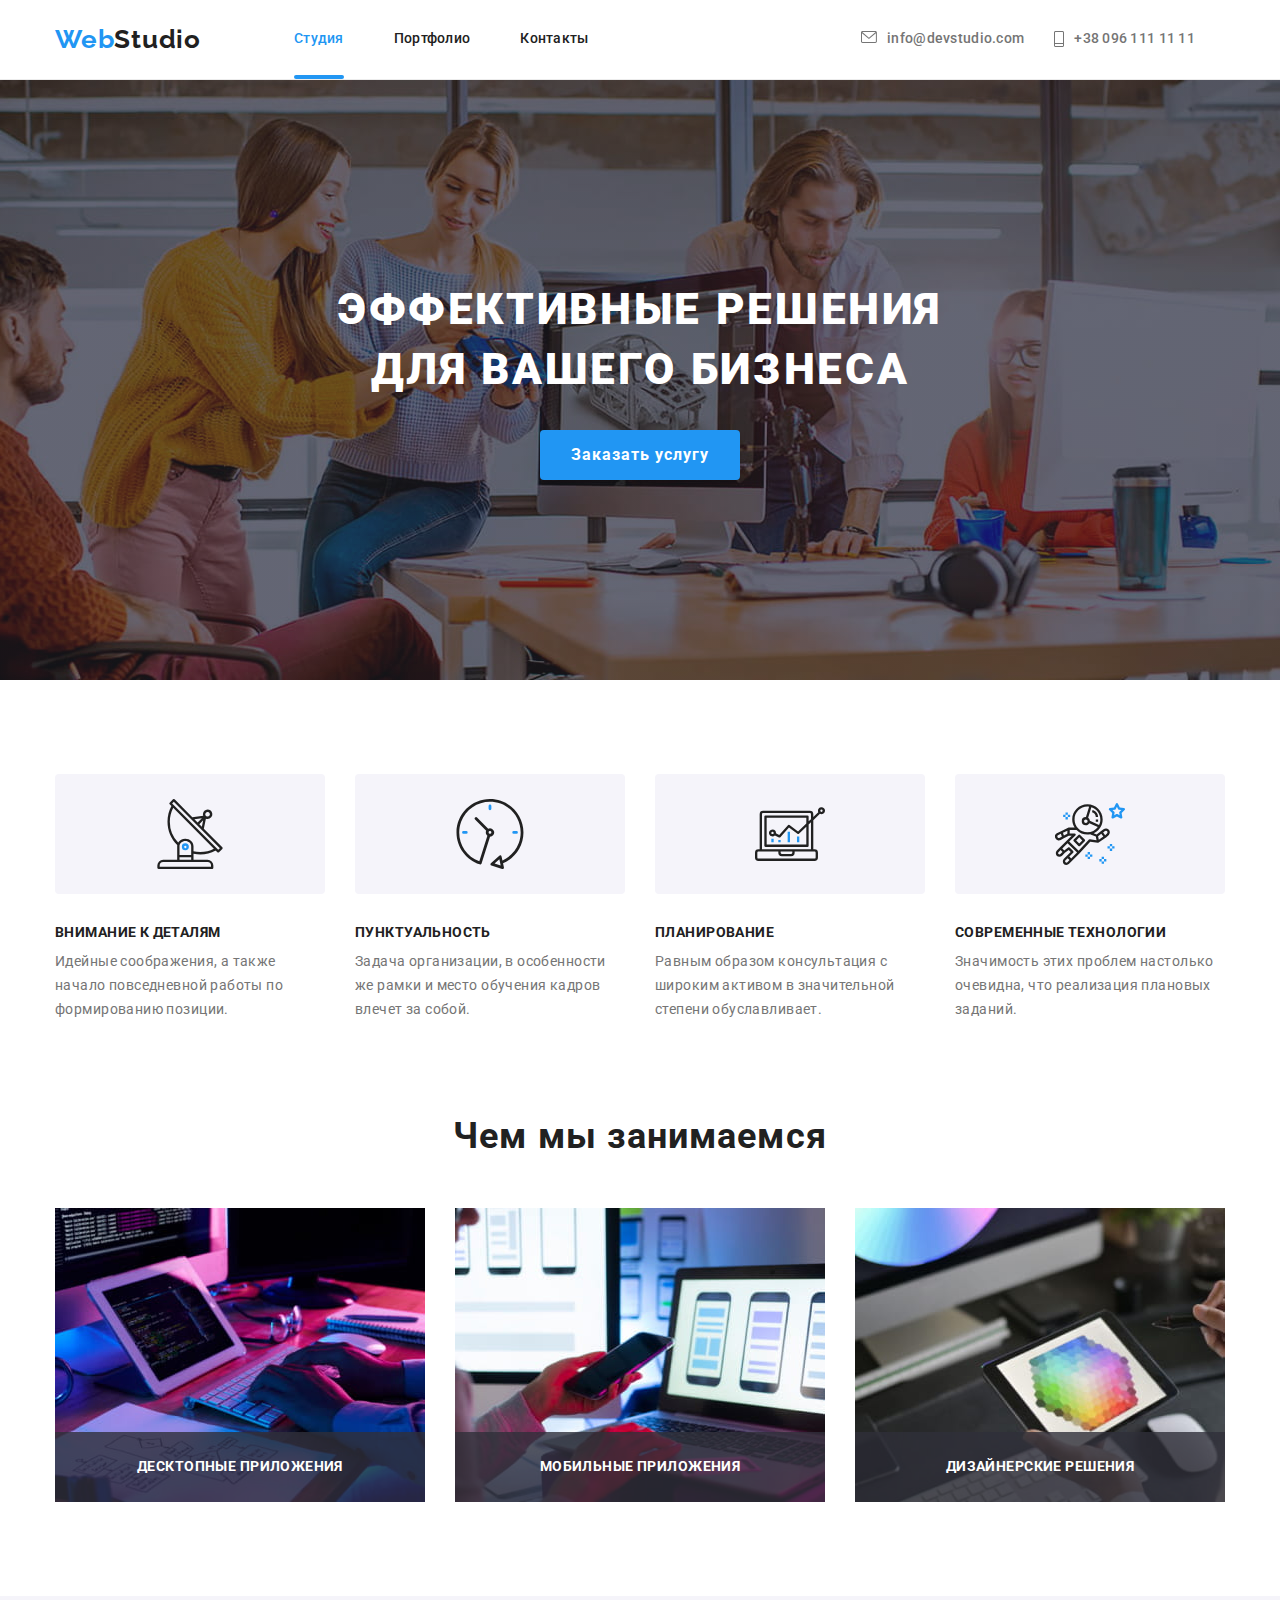
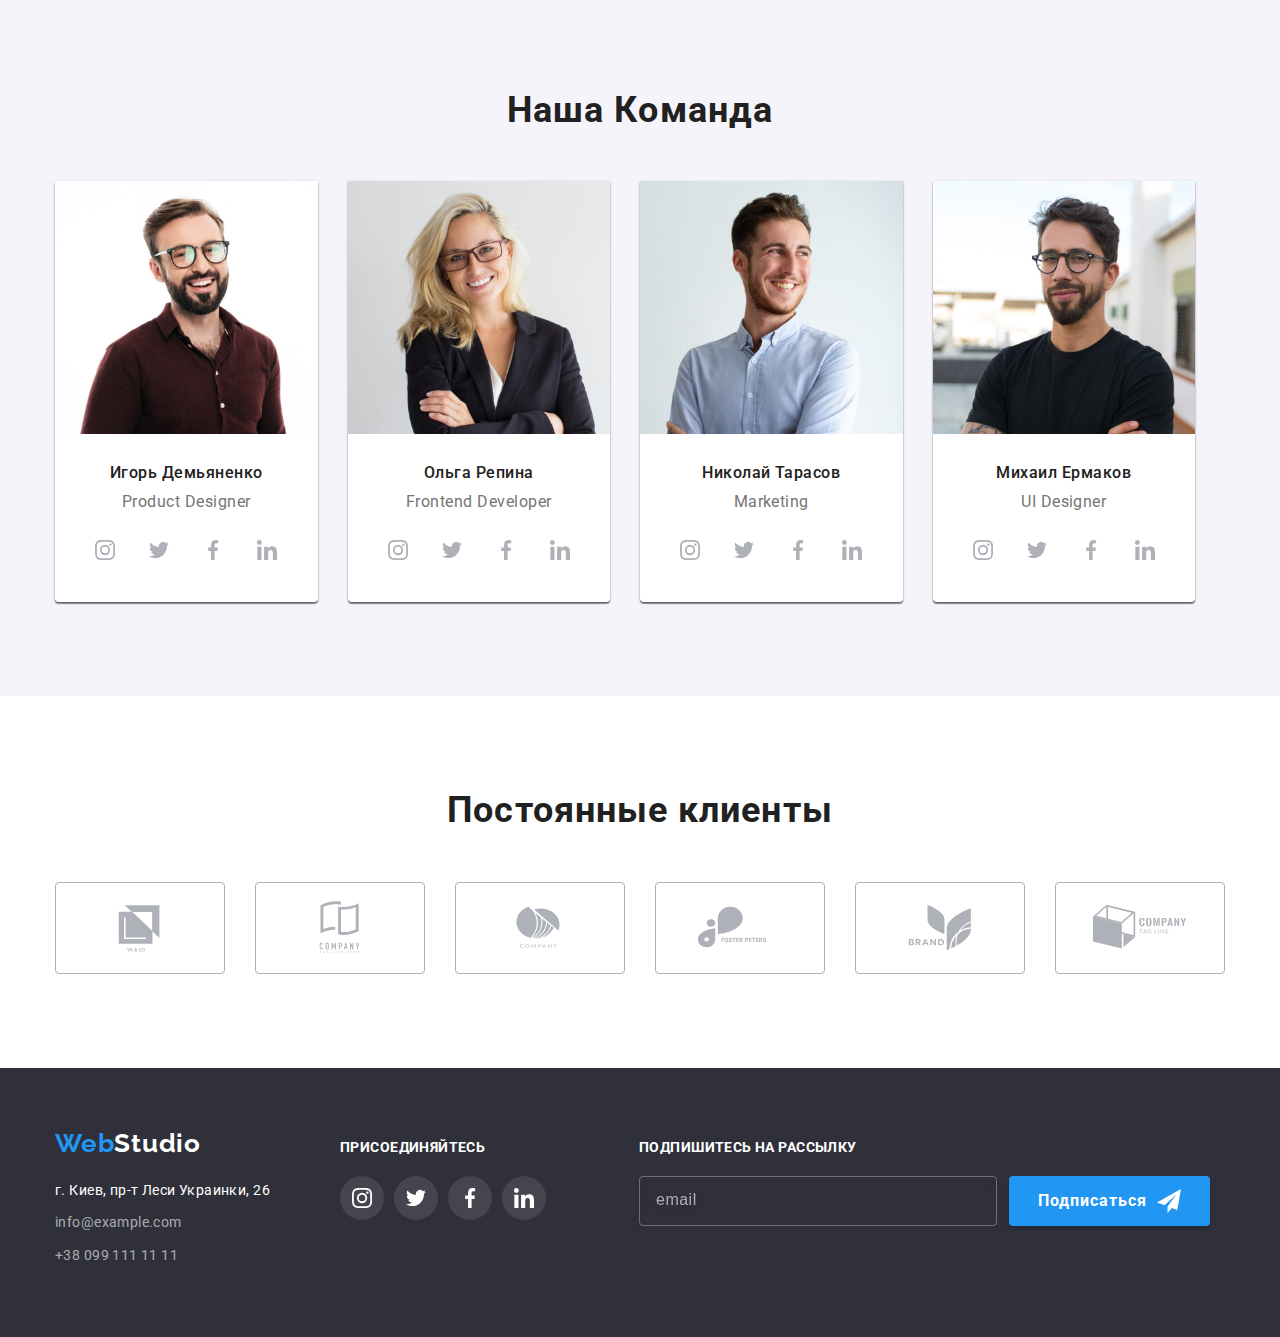
<file: index.html>
<!DOCTYPE html>
<html lang="ru">
  <head>
    <meta charset="UTF-8" />
    <meta name="viewport" content="width=device-width, initial-scale=1.0" />
    <title>Студия</title>
    <link rel="preconnect" href="https://fonts.googleapis.com" />
    <link rel="preconnect" href="https://fonts.gstatic.com" crossorigin />
    <link
      href="https://fonts.googleapis.com/css2?family=Raleway:wght@700&family=Roboto:wght@400;500;700;900&display=swap"
      rel="stylesheet"
    />
    <link
      rel="stylesheet"
      href="https://cdnjs.cloudflare.com/ajax/libs/modern-normalize/1.1.0/modern-normalize.min.css"
      integrity="sha512-wpPYUAdjBVSE4KJnH1VR1HeZfpl1ub8YT/NKx4PuQ5NmX2tKuGu6U/JRp5y+Y8XG2tV+wKQpNHVUX03MfMFn9Q=="
      crossorigin="anonymous"
      referrerpolicy="no-referrer"
    />
    <link rel="stylesheet" href="./css/styles.css" />
    <link rel="stylesheet" href="./css/main.min.css" />
  </head>
  <body>
    <!-- верхняя линия -->
    <header class="header">
      <section class="section-nav">
        <div class="container header-container">
          <nav class="header-navigation">
            <div class="logo">
              <a class="logo link" href="./index.html"
                >Web<span>Studio</span></a
              >
            </div>
            <ul class="header__list list">
              <li class="header__item">
                <a href="#" class="header__link current link">Студия</a>
              </li>
              <li class="header__item">
                <a class="header__link link" href="./portfolio.html"
                  >Портфолио</a
                >
              </li>
              <li class="header__item">
                <a class="header__link link" href="#">Контакты</a>
              </li>
            </ul>
          </nav>
          <div class="header-navigation connect">
            <a class="navigation__link link" href="mailto:info@devstudio.com">
              <svg class="navigation__svg" width="16" height="12">
                <use href="./img/icons.svg#icon-mail"></use>
              </svg>
              info@devstudio.com</a
            >
            <a class="navigation__link link" href="tel:+380961111111">
              <svg class="navigation__svg" width="10" height="16">
                <use href="./img/icons.svg#icon-tel"></use>
              </svg>
              +38 096 111 11 11</a
            >
          </div>
        </div>
      </section>
    </header>
    <!-- tagline -->
    <main>
      <section class="section hero">
        <div class="container hero-container">
          <h1 class="hero__title">эффективные решения для вашего бизнеса</h1>
          <button type="button" class="hero__button btn" data-modal-open>
            Заказать услугу
          </button>
          <div class="backdrop is-hidden" data-modal>
            <div class="modal">
              <button class="modal-close__btn" data-modal-close>
                <svg class="modal-close__icon" width="18" height="18">
                  <use href="./img/icons.svg#icon-close"></use>
                </svg>
              </button>
              <p class="modal__title">
                Оставьте свои данные, мы вам перезвоним
              </p>
              <form action="#" class="modal__form">
                <div class="modal__form-field">
                  <label for="user-name" class="input__title">Имя</label>
                  <div class="modal-input__wrap">
                    <input
                      type="text"
                      name="user-name"
                      id="user-name"
                      class="modal__input"
                      minlength="2"
                      required
                    />
                    <svg class="input__icon" width="18" height="18">
                      <use href="./img/icons.svg#icon-person-black"></use>
                    </svg>
                  </div>
                </div>
                <div class="modal-form__field">
                  <label for="user-tel" class="input__title">Телефон</label>
                  <div class="modal-input__wrap">
                    <input
                      type="tel"
                      name="user-tel"
                      id="user-tel"
                      class="modal__input"
                      minlength="2"
                      required
                    />
                    <svg class="input__icon" width="18" height="18">
                      <use href="./img/icons.svg#icon-phone-black"></use>
                    </svg>
                  </div>
                </div>
                <div class="modal-form__field">
                  <label for="user-email" class="input__title">Почта</label>
                  <div class="modal-input__wrap">
                    <input
                      type="email"
                      name="user-email"
                      id="user-email"
                      class="modal__input"
                      required
                    />
                    <svg class="input__icon" width="18" height="18">
                      <use href="./img/icons.svg#icon-email-black"></use>
                    </svg>
                  </div>
                </div>
                <div class="modal-form__field">
                  <label for="feedback" class="input__title">Комментарий</label>
                  <textarea
                    name="feedback"
                    id="feedback"
                    class="feedback__txt"
                    placeholder="Введите текст"
                  ></textarea>
                </div>
                <div class="modal-form__field">
                  <input
                    type="checkbox"
                    name="terms"
                    id="terms-check"
                    class="modal__check visually-hidden"
                    required
                  />
                  <label for="terms-check" class="terms__check">
                    <span>
                      <svg class="icon__check" width="16" height="15">
                        <use href="./img/icons.svg#icon-check"></use>
                      </svg>
                    </span>
                    Соглашаюсь с рассылкой и принимаю &nbsp;
                    <a href="#" class="terms__link">Условия договора</a>
                  </label>
                </div>
                <button type="submit" class="submit__btn">Отправить</button>
              </form>
            </div>
          </div>
        </div>
      </section>
      <!-- особенности -->
      <section class="section">
        <div class="container icon-main">
          <h2 class="section__title" hidden>Наши преимущества</h2>
          <ul class="description__list list">
            <li class="description__item">
              <div class="description__svg-bg">
                <svg class="description__svg">
                  <use href="./img/icons.svg#icon-antenna"></use>
                </svg>
              </div>
              <h3 class="description__title">внимание к деталям</h3>
              <p class="description__text">
                Идейные соображения, а также начало повседневной работы по
                формированию позиции.
              </p>
            </li>
            <li class="description__item">
              <div class="description__svg-bg">
                <svg class="description__svg">
                  <use href="./img/icons.svg#icon-clock"></use>
                </svg>
              </div>
              <h3 class="description__title">пунктуальность</h3>
              <p class="description__text">
                Задача организации, в особенности же рамки и место обучения
                кадров влечет за собой.
              </p>
            </li>
            <li class="description__item">
              <div class="description__svg-bg">
                <svg class="description__svg">
                  <use href="./img/icons.svg#icon-diagram"></use>
                </svg>
              </div>
              <h3 class="description__title">планирование</h3>
              <p class="description__text">
                Равным образом консультация с широким активом в значительной
                степени обуславливает.
              </p>
            </li>
            <li class="description__item">
              <div class="description__svg-bg">
                <svg class="description__svg">
                  <use href="./img/icons.svg#icon-astronaut"></use>
                </svg>
              </div>
              <h3 class="description__title">современные технологии</h3>
              <p class="description__text">
                Значимость этих проблем настолько очевидна, что реализация
                плановых заданий.
              </p>
            </li>
          </ul>
        </div>
      </section>
      <!-- чем мы занимаемся -->
      <section class="section gallery">
        <div class="container">
          <h2 class="section__title">Чем мы занимаемся</h2>
          <ul class="gallery__list list">
            <li class="gallery__item">
              <div class="gallery__thumb">
                <img
                  src="./img/img.jpg"
                  alt="пальцы на клавиатуре печатают код"
                  width="370"
                  height="294"
                />
                <div class="gallery__box">
                  <p class="gallery__text">Десктопные приложения</p>
                </div>
              </div>
            </li>
            <li class="gallery__item">
              <div class="gallery__thumb">
                <img
                  src="./img/img-2.jpg"
                  alt="женщина с телефоном в руках смотрит на экран ноутбука"
                  width="370"
                  height="294"
                />
                <div class="gallery__box">
                  <p class="gallery__text">Мобильные приложения</p>
                </div>
              </div>
            </li>
            <li class="gallery__item">
              <div class="gallery__thumb">
                <img
                  src="./img/img-3.jpg"
                  alt="девушка на планшете смотрит на цветовую палитру"
                  width="370"
                  height="294"
                />
                <div class="gallery__box">
                  <p class="gallery__text">Дизайнерские решения</p>
                </div>
              </div>
            </li>
          </ul>
        </div>
      </section>
      <!-- наша команда -->
      <section class="section team">
        <div class="container team__cards">
          <h2 class="section__title">Наша Команда</h2>
          <ul class="team__list list">
            <li class="team__item">
              <div class="card">
                <img
                  src="./img/img01.jpg"
                  alt="продукт дизайнер"
                  width="270"
                  height="260"
                />
                <div class="card__body">
                  <h3 class="team__name">Игорь Демьяненко</h3>
                  <p class="team__text">Product Designer</p>
                  <ul class="team-social__list list">
                    <li class="team-social__item">
                      <a
                        class="team-social__link link"
                        target="blanc"
                        rel="noopener nofollow"
                        href="https://www.instagram.com/?hl=ru"
                      >
                        <svg
                          class="team-social__svg"
                          width="20px"
                          height="20px"
                        >
                          <use href="./img/icons.svg#icon-instagram"></use>
                        </svg>
                      </a>
                    </li>
                    <li class="team-social__item">
                      <a
                        class="team-social__link link"
                        target="blanc"
                        rel="noopener nofollow"
                        href="https://twitter.com/?lang=ru"
                      >
                        <svg
                          class="team-social__svg"
                          width="20px"
                          height="20px"
                        >
                          <use href="./img/icons.svg#icon-twitter"></use>
                        </svg>
                      </a>
                    </li>
                    <li class="team-social__item">
                      <a
                        class="team-social__link link"
                        target="blanc"
                        rel="noopener nofollow"
                        href="https://www.facebook.com/"
                      >
                        <svg
                          class="team-social__svg"
                          width="20px"
                          height="20px"
                        >
                          <use href="./img/icons.svg#icon-facebook"></use>
                        </svg>
                      </a>
                    </li>
                    <li class="team-social__item">
                      <a
                        class="team-social__link link"
                        target="blanc"
                        rel="noopener nofollow"
                        href="https://ru.linkedin.com/"
                      >
                        <svg
                          class="team-social__svg"
                          width="20px"
                          height="20px"
                        >
                          <use href="./img/icons.svg#icon-linkedin"></use>
                        </svg>
                      </a>
                    </li>
                  </ul>
                </div>
              </div>
            </li>
            <li class="team__item">
              <div class="card">
                <img
                  src="./img/img02.jpg"
                  alt="фронтэнд разработчик"
                  width="270"
                  height="260"
                />
                <div class="card__body">
                  <h3 class="team__name">Ольга Репина</h3>
                  <p class="team__text">Frontend Developer</p>
                  <ul class="team-social__list list">
                    <li class="team-social__item">
                      <a
                        class="team-social__link link"
                        target="blanc"
                        rel="noopener nofollow"
                        href="https://www.instagram.com/?hl=ru"
                      >
                        <svg
                          class="team-social__svg"
                          width="20px"
                          height="20px"
                        >
                          <use href="./img/icons.svg#icon-instagram"></use>
                        </svg>
                      </a>
                    </li>
                    <li class="team-social__item">
                      <a
                        class="team-social__link link"
                        target="blanc"
                        rel="noopener nofollow"
                        href="https://twitter.com/?lang=ru"
                      >
                        <svg
                          class="team-social__svg"
                          width="20px"
                          height="20px"
                        >
                          <use href="./img/icons.svg#icon-twitter"></use>
                        </svg>
                      </a>
                    </li>
                    <li class="team-social__item">
                      <a
                        class="team-social__link link"
                        target="blanc"
                        rel="noopener nofollow"
                        href="https://www.facebook.com/"
                      >
                        <svg
                          class="team-social__svg"
                          width="20px"
                          height="20px"
                        >
                          <use href="./img/icons.svg#icon-facebook"></use>
                        </svg>
                      </a>
                    </li>
                    <li class="team-social__item">
                      <a
                        class="team-social__link link"
                        target="blanc"
                        rel="noopener nofollow"
                        href="https://ru.linkedin.com/"
                      >
                        <svg
                          class="team-social__svg"
                          width="20px"
                          height="20px"
                        >
                          <use href="./img/icons.svg#icon-linkedin"></use>
                        </svg>
                      </a>
                    </li>
                  </ul>
                </div>
              </div>
            </li>
            <li class="team__item">
              <div class="card">
                <img
                  src="./img/img03.jpg"
                  alt="маркетинг"
                  width="270"
                  height="260"
                />
                <div class="card__body">
                  <h3 class="team__name">Николай Тарасов</h3>
                  <p class="team__text">Marketing</p>
                  <ul class="team-social__list list">
                    <li class="team-social__item">
                      <a
                        class="team-social__link link"
                        target="blanc"
                        rel="noopener nofollow"
                        href="https://www.instagram.com/?hl=ru"
                      >
                        <svg
                          class="team-social__svg"
                          width="20px"
                          height="20px"
                        >
                          <use href="./img/icons.svg#icon-instagram"></use>
                        </svg>
                      </a>
                    </li>
                    <li class="team-social__item">
                      <a
                        class="team-social__link link"
                        target="blanc"
                        rel="noopener nofollow"
                        href="https://twitter.com/?lang=ru"
                      >
                        <svg
                          class="team-social__svg"
                          width="20px"
                          height="20px"
                        >
                          <use href="./img/icons.svg#icon-twitter"></use>
                        </svg>
                      </a>
                    </li>
                    <li class="team-social__item">
                      <a
                        class="team-social__link link"
                        target="blanc"
                        rel="noopener nofollow"
                        href="https://www.facebook.com/"
                      >
                        <svg
                          class="team-social__svg"
                          width="20px"
                          height="20px"
                        >
                          <use href="./img/icons.svg#icon-facebook"></use>
                        </svg>
                      </a>
                    </li>
                    <li class="team-social__item">
                      <a
                        class="team-social__link link"
                        target="blanc"
                        rel="noopener nofollow"
                        href="https://ru.linkedin.com/"
                      >
                        <svg
                          class="team-social__svg"
                          width="20px"
                          height="20px"
                        >
                          <use href="./img/icons.svg#icon-linkedin"></use>
                        </svg>
                      </a>
                    </li>
                  </ul>
                </div>
              </div>
            </li>
            <li class="team__item">
              <div class="card">
                <img
                  src="./img/img04.jpg"
                  alt="UI дизайнер"
                  width="270"
                  height="260"
                />
                <div class="card__body">
                  <h3 class="team__name">Михаил Ермаков</h3>
                  <p class="team__text">UI Designer</p>
                  <ul class="team-social__list list">
                    <li class="team-social__item">
                      <a
                        class="team-social__link link"
                        target="blanc"
                        rel="noopener nofollow"
                        href="https://www.instagram.com/?hl=ru"
                      >
                        <svg
                          class="team-social__svg"
                          width="20px"
                          height="20px"
                        >
                          <use href="./img/icons.svg#icon-instagram"></use>
                        </svg>
                      </a>
                    </li>
                    <li class="team-social__item">
                      <a
                        class="team-social__link link"
                        target="blanc"
                        rel="noopener nofollow"
                        href="https://twitter.com/?lang=ru"
                      >
                        <svg
                          class="team-social__svg"
                          width="20px"
                          height="20px"
                        >
                          <use href="./img/icons.svg#icon-twitter"></use>
                        </svg>
                      </a>
                    </li>
                    <li class="team-social__item">
                      <a
                        class="team-social__link link"
                        target="blanc"
                        rel="noopener nofollow"
                        href="https://www.facebook.com/"
                      >
                        <svg
                          class="team-social__svg"
                          width="20px"
                          height="20px"
                        >
                          <use href="./img/icons.svg#icon-facebook"></use>
                        </svg>
                      </a>
                    </li>
                    <li class="team-social__item">
                      <a
                        class="team-social__link link"
                        target="blanc"
                        rel="noopener nofollow"
                        href="https://ru.linkedin.com/"
                      >
                        <svg
                          class="team-social__svg"
                          width="20px"
                          height="20px"
                        >
                          <use href="./img/icons.svg#icon-linkedin"></use>
                        </svg>
                      </a>
                    </li>
                  </ul>
                </div>
              </div>
            </li>
          </ul>
        </div>
      </section>
      <section class="section clients">
        <div class="container">
          <h2 class="section__title">Постоянные клиенты</h2>
          <ul class="clients__list list">
            <li class="clients__item">
              <a class="clients__link link" href="">
                <svg class="clients__svg">
                  <use href="./img/icons.svg#icon-union"></use>
                </svg>
              </a>
            </li>
            <li class="clients__item">
              <a class="clients__link link" href="">
                <svg class="clients__svg">
                  <use href="./img/icons.svg#icon-company"></use>
                </svg>
              </a>
            </li>
            <li class="clients__item">
              <a class="clients__link link" href="">
                <svg class="clients__svg">
                  <use href="./img/icons.svg#icon-ellipse"></use>
                </svg>
              </a>
            </li>
            <li class="clients__item">
              <a class="clients__link link" href="">
                <svg class="clients__svg">
                  <use href="./img/icons.svg#icon-foster"></use>
                </svg>
              </a>
            </li>
            <li class="clients__item">
              <a class="clients__link link" href="">
                <svg class="clients__svg">
                  <use href="./img/icons.svg#icon-brand"></use>
                </svg>
              </a>
            </li>
            <li class="clients__item">
              <a class="clients__link link" href="">
                <svg class="clients__svg">
                  <use href="./img/icons.svg#icon-client_last"></use>
                </svg>
              </a>
            </li>
          </ul>
        </div>
      </section>
    </main>
    <!-- подвал -->
    <footer class="footer">
      <div class="container">
        <div class="footer-left">
          <div class="footer__design">
            <a class="logo logo__white link" href="./index.html"
              >Web<span>Studio</span></a
            >
          </div>
          <!--адрес-->
          <address class="footer__contacts">
            <ul class="footer__list list">
              <li class="footer__item">
                <a
                  class="adress link"
                  href="https://goo.gl/maps/Gm489NzdUtgBx8p3A"
                  target="_blank"
                  rel="noopener noreferrer"
                  >г. Киев, пр-т Леси Украинки, 26</a
                >
              </li>
              <li class="footer__item">
                <a class="footer__link link" href="mailto:info@example.com"
                  >info@example.com</a
                >
              </li>
              <li class="footer__item">
                <a class="footer__link link" href="tel:+380991111111"
                  >+38 099 111 11 11</a
                >
              </li>
            </ul>
          </address>
        </div>
        <div class="footer-social">
          <h3 class="footer-social__title">присоединяйтесь</h3>
          <ul class="footer-social__list list">
            <li class="footer-social__item">
              <a class="footer-social__link link">
                <svg class="footer-social__svg" width="20" height="20">
                  <use href="./img/icons.svg#icon-instagram"></use>
                </svg>
              </a>
            </li>
            <li class="footer-social__item">
              <a class="footer-social__link link">
                <svg class="footer-social__svg" width="20" height="20">
                  <use href="./img/icons.svg#icon-twitter"></use>
                </svg>
              </a>
            </li>
            <li class="footer-social__item">
              <a class="footer-social__link link">
                <svg class="footer-social__svg" width="20" height="20">
                  <use href="./img/icons.svg#icon-facebook"></use>
                </svg>
              </a>
            </li>
            <li class="footer-social__item">
              <a class="footer-social__link link">
                <svg class="footer-social__svg" width="20" height="20">
                  <use href="./img/icons.svg#icon-linkedin"></use>
                </svg>
              </a>
            </li>
          </ul>
        </div>
        <div class="sign-up">
          <p class="sign-up__title">Подпишитесь на рассылку</p>
          <form action="#">
            <div class="sign-up__form">
              <label>
                <input
                  type="email"
                  name="user-email"
                  class="sign-up__input"
                  placeholder="email"
                />
              </label>
              <button type="submit" class="sign-up__btn">
                Подписаться
                <svg class="sign-up__icon" width="24" height="24">
                  <use href="./img/icons.svg#icon-send"></use>
                </svg>
              </button>
            </div>
          </form>
        </div>
      </div>
    </footer>

    <script src="./js/modal.js"></script>
  </body>
</html>
</file>
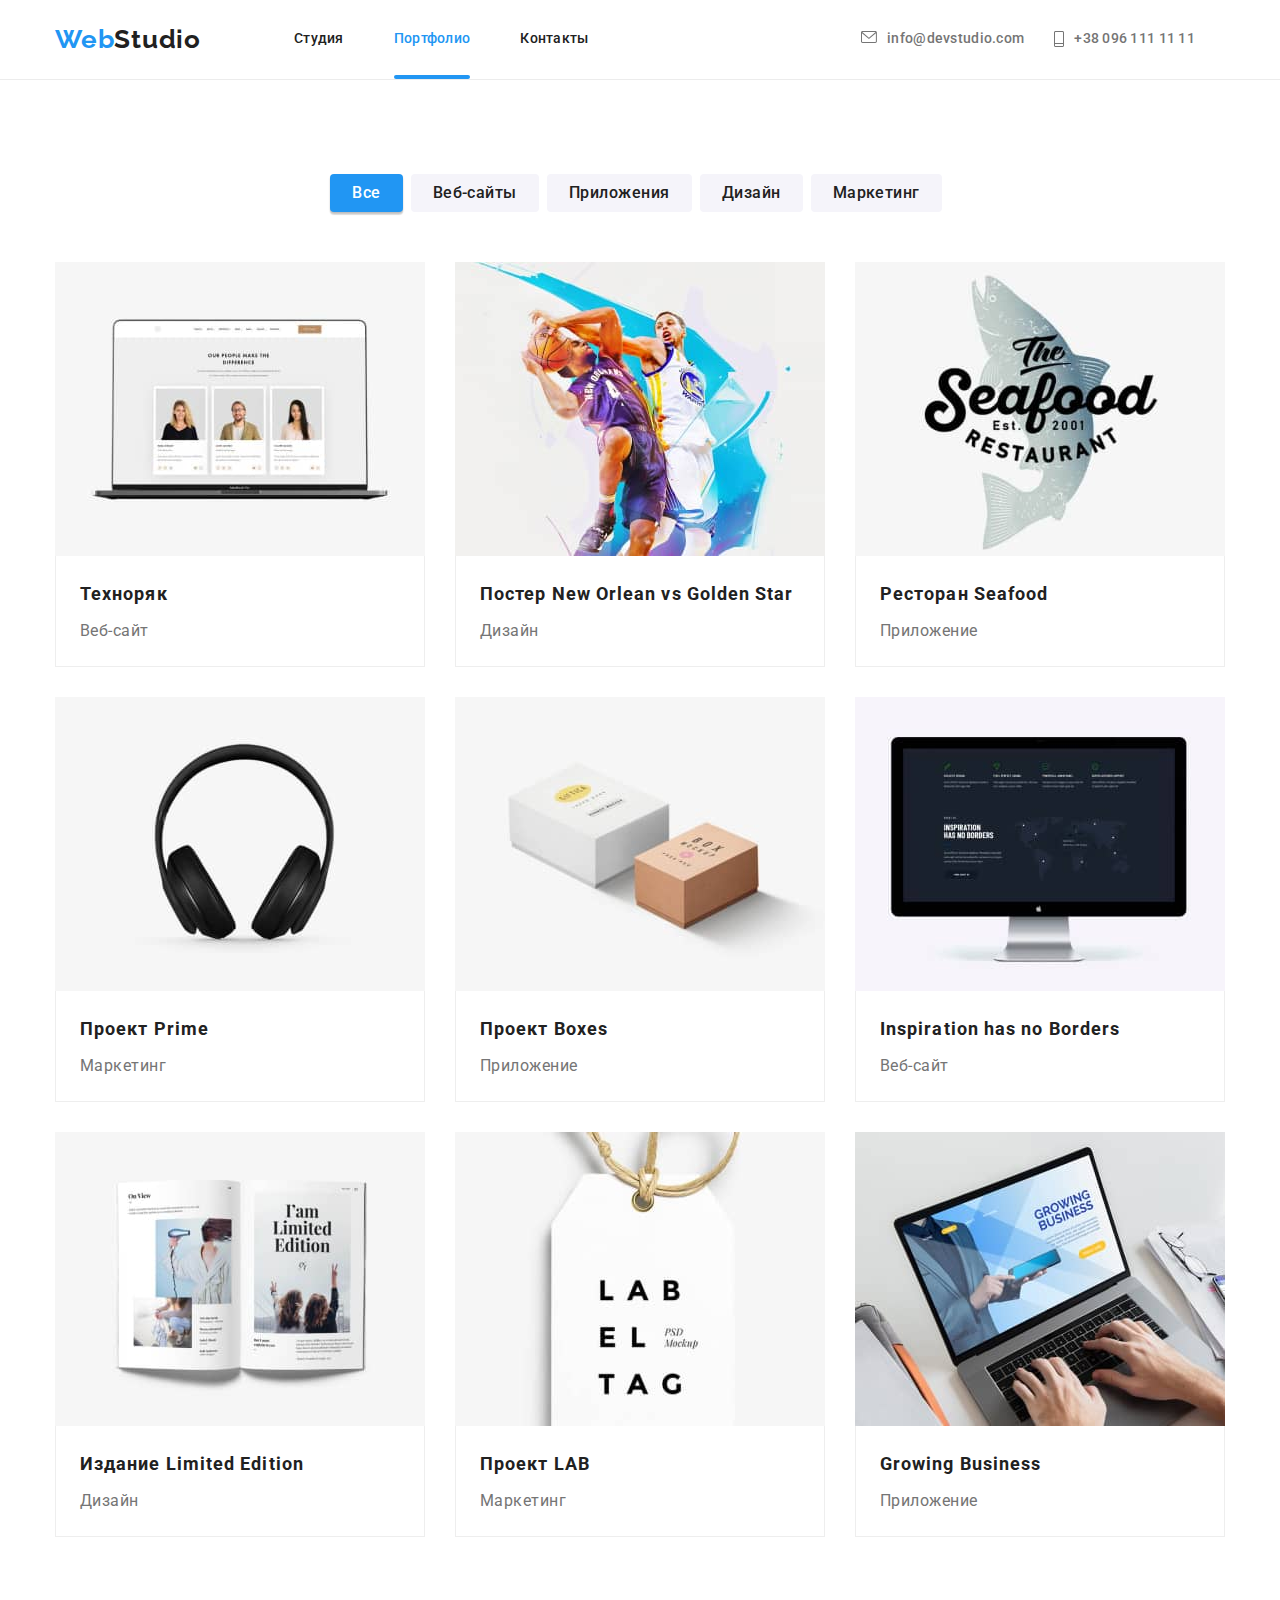
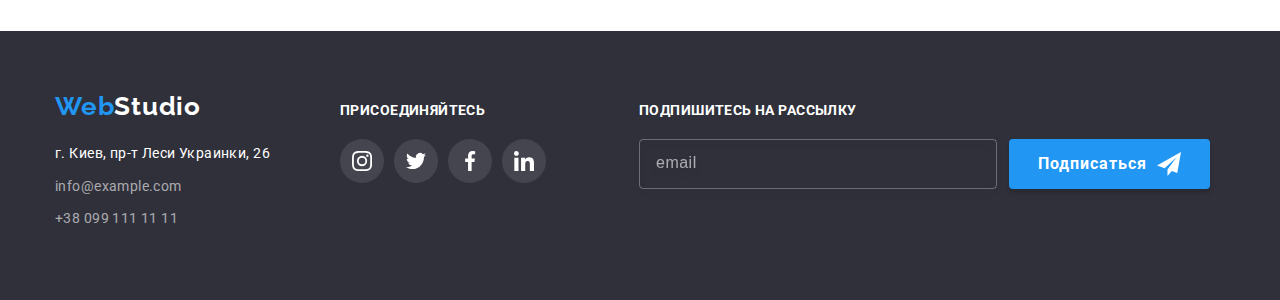
<file: portfolio.html>
<!DOCTYPE html>
<html lang="ru">
  <head>
    <meta charset="UTF-8" />
    <meta name="viewport" content="width=device-width, initial-scale=1.0" />
    <title>Портфолио</title>
    <link rel="preconnect" href="https://fonts.googleapis.com" />
    <link rel="preconnect" href="https://fonts.gstatic.com" crossorigin />
    <link
      href="https://fonts.googleapis.com/css2?family=Raleway:wght@700&family=Roboto:wght@400;500;700;900&display=swap"
      rel="stylesheet"
    />
    <link
      rel="stylesheet"
      href="https://cdnjs.cloudflare.com/ajax/libs/modern-normalize/1.1.0/modern-normalize.min.css"
      integrity="sha512-wpPYUAdjBVSE4KJnH1VR1HeZfpl1ub8YT/NKx4PuQ5NmX2tKuGu6U/JRp5y+Y8XG2tV+wKQpNHVUX03MfMFn9Q=="
      crossorigin="anonymous"
      referrerpolicy="no-referrer"
    />
    <link rel="stylesheet" href="./css/styles.css" />
    <link rel="stylesheet" href="./css/main.min.css" />
  </head>
  <body>
    <!-- верхняя линия -->
    <header class="header">
      <section class="section-nav">
        <div class="container header-container">
          <nav class="header-navigation">
            <div class="logo">
              <a class="logo link" href="./index.html"
                >Web<span>Studio</span></a
              >
            </div>
            <ul class="header__list list">
              <li class="header__item">
                <a href="./index.html" class="header__link link">Студия</a>
              </li>
              <li class="header__item">
                <a href="./portfolio.html" class="header__link current link"
                  >Портфолио</a
                >
              </li>
              <li class="header__item">
                <a href="#" class="header__link link">Контакты</a>
              </li>
            </ul>
          </nav>
          <div class="header-navigation connect">
            <a class="navigation__link link" href="mailto:info@devstudio.com">
              <svg class="navigation__svg" width="16" height="12">
                <use href="./img/icons.svg#icon-mail"></use>
              </svg>
              info@devstudio.com</a
            >
            <a class="navigation__link link" href="tel:+380961111111">
              <svg class="navigation__svg" width="10" height="16">
                <use href="./img/icons.svg#icon-tel"></use>
              </svg>
              +38 096 111 11 11</a
            >
          </div>
        </div>
      </section>
    </header>
    <!-- tagline -->
    <main>
      <section class="section">
        <div class="container">
          <h2 class="section-title" hidden>Портфолио</h2>
          <ul class="menu-list list">
            <li class="menu-item list">
              <button type="button" class="menu-button active">Все</button>
            </li>
            <li class="menu-item list">
              <button type="button" class="menu-button">Веб-сайты</button>
            </li>
            <li class="menu-item list">
              <button type="button" class="menu-button">Приложения</button>
            </li>
            <li class="menu-item list">
              <button type="button" class="menu-button">Дизайн</button>
            </li>
            <li class="menu-item list">
              <button type="button" class="menu-button">Маркетинг</button>
            </li>
          </ul>
          <ul class="portfolio list">
            <li class="portfolio-item">
              <a class="products-link link" href="">
                <div class="products-thumb">
                  <img
                    src="./img/techno1.jpg"
                    alt="фото-карточки сотрудников на экране монитора"
                    width="370"
                    height="294"
                  />
                  <div class="products-overlay">
                    <p class="products-overlay-text">
                      Технокряк это современная площадка распространения
                      коронавируса. Компании используют эту платформу для
                      цифрового шпионажа и атак на защищённые сервера
                      конкурентов.
                    </p>
                  </div>
                </div>
                <div class="portfolio-description">
                  <h3 class="portfolio-name">Техноряк</h3>
                  <p class="portfolio-text">Веб-сайт</p>
                </div>
              </a>
            </li>
            <li class="portfolio-item">
              <a class="products-link link" href="">
                <div class="products-thumb">
                  <img
                    src="./img/poster2.jpg"
                    alt="два баскетболиста соперничают"
                    width="370"
                    height="294"
                  />
                  <div class="products-overlay">
                    <p class="products-overlay-text">
                      Технокряк это современная площадка распространения
                      коронавируса. Компании используют эту платформу для
                      цифрового шпионажа и атак на защищённые сервера
                      конкурентов.
                    </p>
                  </div>
                </div>
                <div class="portfolio-description">
                  <h3 class="portfolio-name">
                    Постер New Orlean vs Golden Star
                  </h3>
                  <p class="portfolio-text">Дизайн</p>
                </div>
              </a>
            </li>
            <li class="portfolio-item">
              <a class="products-link link" href="">
                <div class="products-thumb">
                  <img
                    src="./img/restoran3.jpg"
                    alt="лого ресторана"
                    width="370"
                    height="294"
                  />
                  <div class="products-overlay">
                    <p class="products-overlay-text">
                      Технокряк это современная площадка распространения
                      коронавируса. Компании используют эту платформу для
                      цифрового шпионажа и атак на защищённые сервера
                      конкурентов.
                    </p>
                  </div>
                </div>
                <div class="portfolio-description">
                  <h3 class="portfolio-name">Ресторан Seafood</h3>
                  <p class="portfolio-text">Приложение</p>
                </div>
              </a>
            </li>
            <li class="portfolio-item">
              <a class="products-link link" href="">
                <div class="products-thumb">
                  <img
                    src="./img/project4.jpg"
                    alt="ченрые наушники на белом фоне"
                    width="370"
                    height="294"
                  />
                  <div class="products-overlay">
                    <p class="products-overlay-text">
                      Технокряк это современная площадка распространения
                      коронавируса. Компании используют эту платформу для
                      цифрового шпионажа и атак на защищённые сервера
                      конкурентов.
                    </p>
                  </div>
                </div>
                <div class="portfolio-description">
                  <h3 class="portfolio-name">Проект Prime</h3>
                  <p class="portfolio-text">Маркетинг</p>
                </div>
              </a>
            </li>
            <li class="portfolio-item">
              <a class="products-link link" href="">
                <div class="products-thumb">
                  <img
                    src="./img/boxes5.jpg"
                    alt="две коробки"
                    width="370"
                    height="294"
                  />
                  <div class="products-overlay">
                    <p class="products-overlay-text">
                      Технокряк это современная площадка распространения
                      коронавируса. Компании используют эту платформу для
                      цифрового шпионажа и атак на защищённые сервера
                      конкурентов.
                    </p>
                  </div>
                </div>
                <div class="portfolio-description">
                  <h3 class="portfolio-name">Проект Boxes</h3>
                  <p class="portfolio-text">Приложение</p>
                </div>
              </a>
            </li>
            <li class="portfolio-item">
              <a class="products-link link" href="">
                <div class="products-thumb">
                  <img
                    src="./img/insp6.jpg"
                    alt="монитор с картой"
                    width="370"
                    height="294"
                  />
                  <div class="products-overlay">
                    <p class="products-overlay-text">
                      Технокряк это современная площадка распространения
                      коронавируса. Компании используют эту платформу для
                      цифрового шпионажа и атак на защищённые сервера
                      конкурентов.
                    </p>
                  </div>
                </div>
                <div class="portfolio-description">
                  <h3 class="portfolio-name">Inspiration has no Borders</h3>
                  <p class="portfolio-text">Веб-сайт</p>
                </div>
              </a>
            </li>
            <li class="portfolio-item">
              <a class="products-link link" href="">
                <div class="products-thumb">
                  <img
                    src="./img/limited7.jpg"
                    alt="раскрытый журнал"
                    width="370"
                    height="294"
                  />
                  <div class="products-overlay">
                    <p class="products-overlay-text">
                      Технокряк это современная площадка распространения
                      коронавируса. Компании используют эту платформу для
                      цифрового шпионажа и атак на защищённые сервера
                      конкурентов.
                    </p>
                  </div>
                </div>
                <div class="portfolio-description">
                  <h3 class="portfolio-name">Издание Limited Edition</h3>
                  <p class="portfolio-text">Дизайн</p>
                </div>
              </a>
            </li>
            <li class="portfolio-item">
              <a class="products-link link" href="">
                <div class="products-thumb">
                  <img
                    src="./img/lab8.jpg"
                    alt="лэйба с надписью"
                    width="370"
                    height="294"
                  />
                  <div class="products-overlay">
                    <p class="products-overlay-text">
                      Технокряк это современная площадка распространения
                      коронавируса. Компании используют эту платформу для
                      цифрового шпионажа и атак на защищённые сервера
                      конкурентов.
                    </p>
                  </div>
                </div>
                <div class="portfolio-description">
                  <h3 class="portfolio-name">Проект LAB</h3>
                  <p class="portfolio-text">Маркетинг</p>
                </div>
              </a>
            </li>
            <li class="portfolio-item">
              <a class="products-link link" href="">
                <div class="products-thumb">
                  <img
                    src="./img/business9.jpg"
                    alt="человек за ноутбуком"
                    width="370"
                    height="294"
                  />
                  <div class="products-overlay">
                    <p class="products-overlay-text">
                      Технокряк это современная площадка распространения
                      коронавируса. Компании используют эту платформу для
                      цифрового шпионажа и атак на защищённые сервера
                      конкурентов.
                    </p>
                  </div>
                </div>
                <div class="portfolio-description">
                  <h3 class="portfolio-name">Growing Business</h3>
                  <p class="portfolio-text">Приложение</p>
                </div>
              </a>
            </li>
          </ul>
        </div>
      </section>
    </main>
    <!-- подвал -->
    <footer class="footer">
      <div class="container">
        <div class="footer-left">
          <div class="footer__design">
            <a class="logo logo__white link" href="./index.html"
              >Web<span>Studio</span></a
            >
          </div>
          <!--адрес-->
          <address class="footer__contacts">
            <ul class="footer__list list">
              <li class="footer__item">
                <a
                  class="adress link"
                  href="https://goo.gl/maps/Gm489NzdUtgBx8p3A"
                  target="_blank"
                  rel="noopener noreferrer"
                  >г. Киев, пр-т Леси Украинки, 26</a
                >
              </li>
              <li class="footer__item">
                <a class="footer__link link" href="mailto:info@example.com"
                  >info@example.com</a
                >
              </li>
              <li class="footer__item">
                <a class="footer__link link" href="tel:+380991111111"
                  >+38 099 111 11 11</a
                >
              </li>
            </ul>
          </address>
        </div>
        <div class="footer-social">
          <h3 class="footer-social__title">присоединяйтесь</h3>
          <ul class="footer-social__list list">
            <li class="footer-social__item">
              <a class="footer-social__link link">
                <svg class="footer-social__svg" width="20" height="20">
                  <use href="./img/icons.svg#icon-instagram"></use>
                </svg>
              </a>
            </li>
            <li class="footer-social__item">
              <a class="footer-social__link link">
                <svg class="footer-social__svg" width="20" height="20">
                  <use href="./img/icons.svg#icon-twitter"></use>
                </svg>
              </a>
            </li>
            <li class="footer-social__item">
              <a class="footer-social__link link">
                <svg class="footer-social__svg" width="20" height="20">
                  <use href="./img/icons.svg#icon-facebook"></use>
                </svg>
              </a>
            </li>
            <li class="footer-social__item">
              <a class="footer-social__link link">
                <svg class="footer-social__svg" width="20" height="20">
                  <use href="./img/icons.svg#icon-linkedin"></use>
                </svg>
              </a>
            </li>
          </ul>
        </div>
        <div class="sign-up">
          <p class="sign-up__title">Подпишитесь на рассылку</p>
          <form action="#">
            <div class="sign-up__form">
              <label>
                <input
                  type="email"
                  name="user-email"
                  class="sign-up__input"
                  placeholder="email"
                />
              </label>
              <button type="submit" class="sign-up__btn">
                Подписаться
                <svg class="sign-up__icon" width="24" height="24">
                  <use href="./img/icons.svg#icon-send"></use>
                </svg>
              </button>
            </div>
          </form>
        </div>
      </div>
    </footer>
  </body>
</html>
</file>
<file: css/styles.css>

</file>
<file: css/main.min.css>
:root{--primary-text-color: #212121;--second-text-color: #ffffff;--accent-color: #2196f3;--hero-bg-color: #2f303a;--paragraph-color: #757575;--link-color: #757575;--footer-link-color: rgba(255, 255, 255, 0.6);--team-bg-color: #f5f4fa;--footer-bg-color: #2f303a;--first-button-color: #ffffff;--second-button-color: #212121;--icon-color: #afb1b8;--main-bg-lite-color: #ffffff;--btn-hover: #188ce8;--cubic: cubic-bezier(0.4, 0, 0.2, 1);--transition-time: 250ms}.visually-hidden{position:absolute;width:1px;height:1px;margin:-1px;border:0;padding:0;white-space:nowrap;clip-path:inset(100%);clip:rect(0 0 0 0);overflow:hidden}html{box-sizing:border-box}*,*::before,*::after{box-sizing:inherit}body{font-family:Roboto, sans-serif;background-color:var(--second-text-color);color:var(--primary-text-color);padding:0;margin:0;border:none;outline:none}.container{width:1200px;margin:0 auto;padding:0 15px}.section{display:block;text-align:center;padding:94px 0}img{display:block;max-width:100%;height:auto}.list{list-style:none;margin:0;padding:0}.header{border-bottom:1px solid #ececec}.link{text-decoration:none}a{display:inline-block;cursor:pointer;text-decoration:none;color:inherit}.current{color:var(--accent-color)}p,ul,h1,h2,h3,h4,h5,h6{padding:0;margin:0}ul{list-style:none}.backdrop{position:fixed;left:0px;top:0px;z-index:999;opacity:1;transition:opacity var(--transition-time) var(--cubic) visibility var(--transition-time);width:100vw;height:100vh;background:rgba(0,0,0,0.2)}.backdrop.is-hidden{visibility:hidden;opacity:0;pointer-events:none}.backdrop.is-hidden .modal{transform:translate(-50%, -50%) scale(0.5) rotate(80deg)}.modal{position:absolute;padding:40px;top:50%;left:50%;transform:translate(-50%, -50%) scale(1) rotate(0);transition:transform var(--transition-time) var(--cubic);min-height:581px;min-width:528px;background:#ffffff;box-shadow:0px 1px 3px rgba(0,0,0,0.12),0px 1px 1px rgba(0,0,0,0.14),0px 2px 1px rgba(0,0,0,0.2);border-radius:4px}.modal__title{margin-bottom:30px;font-weight:700;font-size:20px;line-height:1.15;text-align:center;letter-spacing:0.03em;color:var(--primary-text-color)}.modal-form__field{margin-bottom:10px}.modal-form__field:nth-child(4n){margin-bottom:18px}.modal-form__field:nth-child(5n){margin-bottom:32px}.input__title{display:block;text-align:left;margin-bottom:4px;font-size:12px;line-height:1.16;letter-spacing:0.01em;color:var(--link-color)}.modal-input__wrap{position:relative;width:100%;height:40px}.modal__input,.feedback__txt{border:1px solid rgba(33,33,33,0.2);border-radius:4px;outline:none;color:var(--link-color);font-size:16px;line-height:1.16;letter-spacing:0.01em;transition:border-color var(--transition-time) var(--cubic);cursor:pointer}.modal__input{width:100%;height:40px;padding-right:10px;padding-left:42px}.modal__input:focus{border-color:var(--accent-color)}.input__icon{position:absolute;top:50%;transform:translateY(-50%);left:12px;transition:fill var(--transition-time) var(--cubic)}.modal__input:focus+.input__icon{fill:var(--accent-color)}.feedback__txt{width:100%;height:120px;padding:12px 16px;resize:none}.feedback__txt:focus{border-color:var(--accent-color)}.feedback__txt::placeholder{font-size:14px;line-height:1.16;letter-spacing:0.01em;color:rgba(117,117,117,0.5)}.terms__check{font-size:14px;line-height:1.71;letter-spacing:0.03em;display:flex;align-items:center;justify-content:center;color:var(--link-color)}.terms__check span{width:16px;height:15px;border:2px solid var(--primary-text-color);border-radius:2px;transition:background-color var(--transition-time) var(--cubic),border var(--transition-time) var(--cubic);display:flex;margin-right:6px}.icon__check{fill:transparent;transition:fill var(--transition-time) var(--cubic)}.modal__check:checked+.terms__check span{background-color:var(--accent-color);border:none}.modal__check:checked+.terms__check span .icon__check{fill:var(--second-text-color)}.terms__link{font-size:14px;line-height:1.71;letter-spacing:0.03em;text-decoration:underline;text-decoration-skip-ink:none;color:var(--accent-color)}.submit__btn{display:flex;margin:auto auto;padding:10px 55px;align-items:center;text-align:center;background-color:var(--accent-color);box-shadow:0px 4px 4px rgba(0,0,0,0.15);border-radius:4px;border:none;color:var(--second-text-color);font-family:inherit;font-weight:700;font-size:16px;line-height:1.87;letter-spacing:0.06em;transition:background-color var(--transition-time) var(--cubic)}.submit__btn:hover,.submit__btn:focus{background-color:var(--btn-hover)}.modal-close__btn{position:absolute;top:8px;right:8px;width:30px;height:30px;background-color:transparent;border:1px solid rgba(0,0,0,0.1);border-radius:50%;cursor:pointer;display:flex;align-items:center;justify-content:center;transition:color var(--transition-time) var(--cubic)}.modal-close__btn:hover,.modal-close__btn:focus{color:var(--accent-color)}.modal-close__icon{position:absolute;top:50%;left:50%;background-color:transparent;transform:translate(-50%, -50%);fill:currentColor}.header{justify-content:space-between;justify-content:center;height:80px;padding-top:24px;padding-bottom:25px;border-bottom:1px solid #ececec}.header-container{display:flex;align-items:center;box-sizing:border-box;min-width:1200px;align-content:center;background-color:var(--main-bg-lite-color)}.connect{margin-left:auto}.header-navigation{display:flex;align-items:center;font-style:normal;font-weight:500;font-size:14px;line-height:1.14;letter-spacing:0.02em}.logo{color:var(--accent-color);font-family:Raleway, sans-serif;display:inline-block;font-weight:700;font-size:26px;line-height:1.19;letter-spacing:0.03em}.logo span{color:var(--primary-text-color)}.header__list{display:flex;align-items:center;flex-wrap:wrap;margin-left:93px}.header__item{align-items:center;padding-right:50px}.header__link{transition:color var(--transition-time) var(--cubic);position:relative;display:flex;align-items:center;font-weight:500;font-size:14px;line-height:1.14;letter-spacing:0.02em}.header__link.current::after{content:"";position:absolute;bottom:-32px;left:0;width:100%;height:4px;background:var(--accent-color);border-radius:2px}.header__link:hover,.header__link:focus{transform:color;color:var(--accent-color);fill:var(--accent-color)}.navigation__link{transition:color var(--transition-time) var(--cubic);display:flex;margin-right:30px;color:var(--link-color)}.navigation__link:hover,.navigation__link:focus{color:var(--accent-color)}.navigation__svg{align-items:center;justify-content:center;margin-right:10px;fill:currentColor}.navigation__svg:hover,.navigation__svg:focus{fill:var(--accent-color)}.hero{max-width:1600px;min-height:600px;text-align:center;align-items:center;margin-right:auto;margin-left:auto;padding-top:200px;padding-bottom:200px;background:var(--hero-bg-color)}.hero-container{display:flex;flex-direction:column;justify-content:center;align-items:center}.section.hero{background-image:linear-gradient(to right, rgba(47,48,58,0.4), rgba(47,48,58,0.4)),url(../img/bg.jpg);background-color:#c4c4c4;background-position:center;background-size:cover}.hero__title{max-width:696px;text-transform:uppercase;margin:0 auto 30px;padding:0;color:var(--second-text-color);font-weight:900;font-size:44px;line-height:1.36;letter-spacing:0.06em}.hero__button{transition:background-color var(--transition-time) var(--cubic);min-width:200px;height:50px;font-weight:700;font-family:inherit;font-size:16px;line-height:1.87;display:inline-block;align-items:center;text-align:center;letter-spacing:0.06em;color:var(--first-button-color);margin:0 auto;padding:10px 32px;border:1px solid transparent;background-color:var(--accent-color)}.hero__button:hover,.hero__button:focus{transform:background-color;background-color:var(--btn-hover)}.btn{cursor:pointer;min-height:38px;padding:6px 22px;font-style:inherit;border-radius:4px;box-shadow:0px 4px 4px rgba(0,0,0,0.15);border-radius:4px}.section__title{text-align:center;font-weight:700;font-size:36px;line-height:1.16;letter-spacing:0.03em;margin-bottom:50px;color:var(--primary-text-color)}.description__svg-bg{display:flex;align-items:center;justify-content:center;margin-bottom:30px;width:270px;height:120px;background-color:#f5f4fa;border-radius:4px}.description__svg{display:flex;width:70px;height:70px}.description__list{display:flex;align-items:center;text-align:left;justify-content:space-between}.description__item{width:270px;font-size:14px;letter-spacing:0.03em;color:var(--paragraph-color);margin-right:30px}.description__title{margin-bottom:10px;text-transform:uppercase;font-weight:700;font-size:14px;line-height:16px;letter-spacing:0.03em;color:var(--primary-text-color)}.description__text{line-height:1.71}.gallery{display:flex;flex-wrap:wrap;justify-content:space-between;padding-top:0}.gallery__list{display:flex;justify-content:space-between;align-items:center;margin:0 auto}.gallery__item{mix-blend-mode:normal}.gallery__thumb{position:relative}.gallery__box{position:absolute;bottom:0;left:0;width:370px;height:70px;display:flex;justify-content:center;align-items:center;background:rgba(47,48,58,0.8)}.gallery__text{font-weight:700;font-size:14px;line-height:1.14;letter-spacing:0.03em;text-transform:uppercase;color:#ffffff}.team{background-color:var(--team-bg-color)}.team__cards{align-items:center}.team__list{display:flex;align-content:center}.card{background-color:var(--main-bg-lite-color);box-shadow:0px 1px 3px rgba(0,0,0,0.12),0px 1px 1px rgba(0,0,0,0.14),0px 2px 1px rgba(0,0,0,0.2);border-radius:0px 0px 4px 4px}.card__body{padding-top:30px;padding-bottom:30px}.team__item{margin-right:30px;background:#ffffff;box-shadow:0px 1px 3px rgba(0,0,0,0.12),0px 1px 1px rgba(0,0,0,0.14),0px 2px 1px rgba(0,0,0,0.2);border-radius:0px 0px 4px 4px}.team__name{font-weight:500;font-size:16px;line-height:1.18;text-align:center;letter-spacing:0.03em;margin:0 0 10px 0}.team__text{font-size:16px;line-height:1.18;text-align:center;letter-spacing:0.03em;margin-bottom:16px;padding:0;color:var(--paragraph-color)}.team-social__list{display:flex;align-items:center;justify-content:center;padding:0px}.team-social__list :last-child{margin-right:0px}.team-social__item{width:44px;height:44px;margin-right:10px}.team-social__link{transition:background-color var(--transition-time) var(--cubic);width:100%;height:100%;padding:12px;border-radius:50%;justify-content:center;display:block;color:#afb1b8}.team-social__link:hover,.team-social__link:focus{color:var(--first-button-color);background-color:var(--accent-color)}.team-social__link:hover .team-social__svg,.team-social__link:focus .team-social__svg{transform:fill;fill:var(--second-text-color)}.team-social__svg{width:20px;height:20px;background-color:transparent;fill:currentColor}.team-social__svg{fill:var(--transition-time) var(--cubic);fill:var(--icon-color)}.team-social__svg:hover,.team-social__svg:focus{fill:var(--first-button-color)}.clients__list{display:flex;justify-content:center}.clients__item:not(:last-child){margin-right:30px}.clients__link{transition:border var(--transition-time) var(--cubic),color var(--transition-time) var(--cubic);display:flex;justify-content:center;align-items:center;width:170px;height:92px;border:1px solid #afb1b8;border-radius:4px;color:#afb1b8}.clients__link:hover,.clients__link:focus{transform:border-color, color;color:var(--accent-color);border:1px solid var(--accent-color)}.clients__svg{transition:fill var(--transition-time) var(--cubic);width:106px;height:60px;fill:currentColor}.logo__white span{color:var(--second-text-color)}.footer{padding:60px 0;background:var(--footer-bg-color);color:var(--second-text-color)}.footer>.container{display:flex;align-items:baseline}.footer__design{margin-bottom:20px}.footer__contacts{flex-direction:column}.footer__link{font-style:normal;font-size:14px;line-height:1.71;letter-spacing:0.03em;color:var(--footer-link-color);margin-bottom:9px}.footer__link:hover,.footer__link:focus{transform:color;color:var(--accent-color)}.footer__item>a.adress{transition:color var(--transition-time) var(--cubic);font-size:14px;line-height:1.71;letter-spacing:0.03em;color:var(--second-text-color);font-style:normal;margin-bottom:9px}.footer-social{justify-content:center;margin-left:70px}.footer-social__title{font-weight:700;font-size:14px;line-height:1.14;letter-spacing:0.03em;text-transform:uppercase;color:var(--second-text-color);margin-bottom:20px}.footer-social__list{display:flex;align-items:baseline}.footer-social__item{width:44px;height:44px;border-radius:50%}.footer-social__item:not(:last-child){margin-right:10px}.footer-social__link{transition:background-color var(--transition-time) var(--cubic);width:100%;height:100%;display:flex;justify-content:center;align-items:center;border-radius:50%;background-color:rgba(255,255,255,0.1);margin-right:10px}.footer-social__link:hover,.footer-social__link:focus{transform:background-color;background-color:var(--accent-color)}.footer-social__svg{fill:#ffffff}.sign-up{justify-content:center;margin-left:93px}.sign-up__form{display:flex}.sign-up__title{display:flex;margin-bottom:20px;font-weight:700;font-size:14px;line-height:1.14;letter-spacing:0.03em;text-transform:uppercase;color:var(--second-text-color)}.sign-up__input{cursor:pointer;width:358px;height:50px;padding:15px 16px;margin-right:12px;color:var(--second-text-color);background-color:transparent;border:1px solid rgba(255,255,255,0.3);filter:drop-shadow(0px 4px 4px rgba(0,0,0,0.15));border-radius:4px;outline:none;transition:border-color var(--transition-time) var(--cubic)}.sign-up__input::placeholder{font-size:16px;line-height:1.25;display:flex;align-items:center;letter-spacing:0.03em;color:rgba(255,255,255,0.6);transition:color var(--transition-time) var(--cubic)}.sign-up__input:focus{border-color:var(--accent-color)}.sign-up__input:focus:focus::placeholder{color:var(--second-text-color)}.sign-up__btn{cursor:pointer;height:50px;padding:10px 29px;display:flex;align-items:center;text-align:center;font-family:inherit;font-weight:700;font-size:16px;line-height:1.87;letter-spacing:0.06em;background-color:var(--accent-color);box-shadow:0px 4px 4px rgba(0,0,0,0.15);border-radius:4px;border:none;color:var(--second-text-color);transition:background-color var(--transition-time) var(--cubic)}.sign-up__btn:hover,.sign-up__btn:focus{background-color:var(--btn-hover)}.sign-up__icon{margin-left:10px;fill:var(--second-text-color)}.menu-list{display:flex;justify-content:center;margin-bottom:50px}.menu-button{transition:background-color var(--transition-time) var(--cubic),color var(--transition-time) var(--cubic),box-shadow var(--transition-time) var(--cubic);font-weight:500;font-size:16px;line-height:1.62;text-align:center;letter-spacing:0.03em;color:var(--second-button-color);font-family:inherit;cursor:pointer;border:none;background:#f5f4fa;border-radius:4px;padding:6px 22px}.menu-button:hover,.menu-button:focus{background-color:var(--accent-color);color:var(--second-text-color);box-shadow:0px 4px 4px rgba(0,0,0,0.15);border-radius:4px}.menu-item{margin-right:8px}.portfolio{display:flex;flex-wrap:wrap;text-align:left;margin-right:-30px;margin-bottom:-30px}.portfolio-item{transition:box-shadow var(--transition-time) var(--cubic);cursor:pointer;display:flex;flex-direction:column;margin-right:30px;margin-bottom:30px}.products-link{display:block;transition:box-shadow var(--transition-time) var(--cubic)}.products-link:hover,.products-link:focus{box-shadow:0px 1px 1px rgba(0,0,0,0.12),0px 4px 4px rgba(0,0,0,0.06),1px 4px 6px rgba(0,0,0,0.16)}.products-thumb{position:relative;overflow:hidden}.products-overlay-text{position:absolute;top:0;left:0;opacity:0;padding:63px 24px;font-size:18px;line-height:1.56;letter-spacing:0.03em;color:#ffffff}.products-overlay-text{transform:translateY(100%);transition:transform var(--transition-time) var(--cubic)}.products-overlay{position:absolute;width:100%;height:100%;top:0;left:0;background-color:rgba(33,150,243,0.9)}.products-overlay{transform:translateY(100%);transition:transform var(--transition-time) var(--cubic)}.portfolio-item:hover .products-overlay,.portfolio-item:hover .products-overlay-text{transform:translateY(0)}.portfolio-item:hover .products-overlay,.portfolio-item:hover .products-overlay-text{opacity:1}.portfolio-description{border:1px solid #eeeeee;border-top:none;padding:20px 24px}.portfolio-name{font-weight:700;font-size:18px;line-height:2;letter-spacing:0.06em;color:var(--primary-text-color);margin-bottom:4px}.portfolio-text{font-size:16px;line-height:1.87;letter-spacing:0.03em;color:var(--link-color)}.active{color:var(--second-text-color);background-color:var(--accent-color);box-shadow:0px 3px 1px rgba(0,0,0,0.1),0px 1px 2px rgba(0,0,0,0.08),0px 2px 2px rgba(0,0,0,0.12)}
/*# sourceMappingURL=main.min.css.map */
</file>
